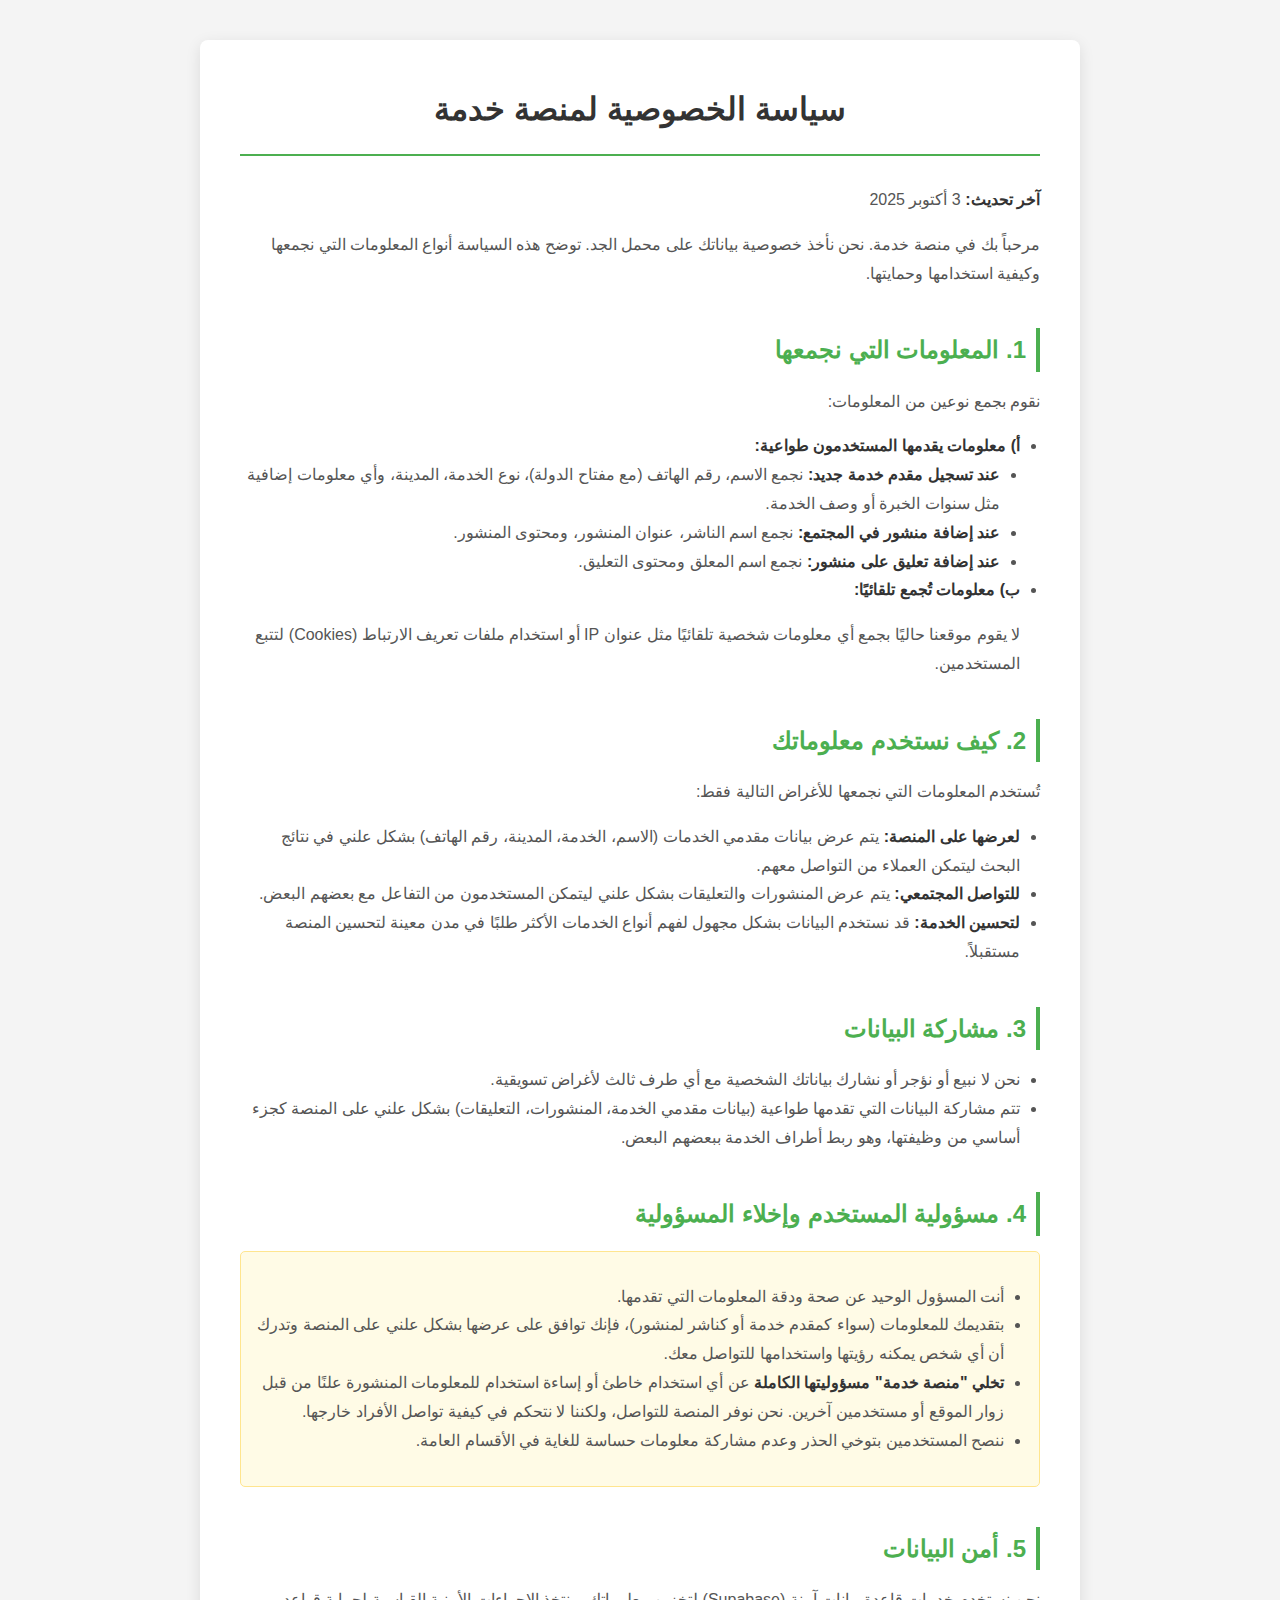
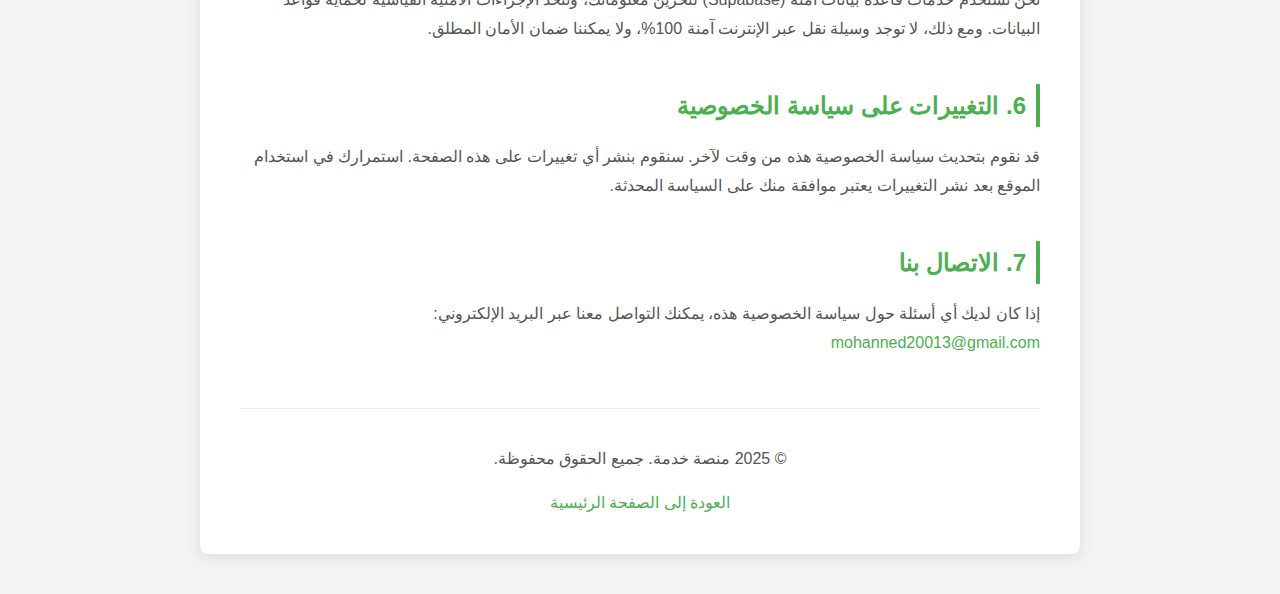
<file: privacy.html>
<!DOCTYPE html>
<html lang="ar" dir="rtl">
<head>
    <meta charset="UTF-8">
    <meta name="viewport" content="width=device-width, initial-scale=1.0">
    <title>سياسة الخصوصية - منصة خدمة</title>
    <link rel="preconnect" href="https://fonts.googleapis.com">
    <link rel="preconnect" href="https://fonts.gstatic.com" crossorigin>
    <link href="https://fonts.googleapis.com/css2?family=Cairo:wght@400;700&display=swap" rel="stylesheet">
    <style>
        :root {
            --primary-color: #4CAF50;
            --dark-color: #333;
            --light-color: #f4f4f4;
        }
        body {
            font-family: 'Cairo', sans-serif;
            line-height: 1.8;
            color: var(--dark-color);
            background-color: var(--light-color);
            margin: 0;
            padding: 0;
        }
        .container {
            max-width: 800px;
            margin: 40px auto;
            padding: 20px 40px;
            background-color: #fff;
            border-radius: 8px;
            box-shadow: 0 4px 15px rgba(0, 0, 0, 0.1);
        }
        h1 {
            color: var(--dark-color);
            text-align: center;
            border-bottom: 2px solid var(--primary-color);
            padding-bottom: 15px;
            margin-bottom: 30px;
        }
        h2 {
            color: var(--primary-color);
            margin-top: 40px;
            margin-bottom: 15px;
            border-right: 4px solid var(--primary-color);
            padding-right: 10px;
        }
        p, li {
            font-size: 1rem;
            color: #555;
        }
        ul {
            list-style-type: disc;
            padding-right: 20px;
        }
        strong {
            color: var(--dark-color);
        }
        .highlight {
            background-color: #fffbe6;
            border: 1px solid #ffe58f;
            padding: 15px;
            border-radius: 5px;
            margin-top: 10px;
        }
        .footer {
            text-align: center;
            margin-top: 50px;
            padding-top: 20px;
            border-top: 1px solid #eee;
            font-size: 0.9rem;
            color: #888;
        }
        a {
            color: var(--primary-color);
            text-decoration: none;
        }
        a:hover {
            text-decoration: underline;
        }
    </style>
</head>
<body>

    <div class="container">
        <h1>سياسة الخصوصية لمنصة خدمة</h1>
        <p><strong>آخر تحديث:</strong> 3 أكتوبر 2025</p>
        <p>مرحباً بك في منصة خدمة. نحن نأخذ خصوصية بياناتك على محمل الجد. توضح هذه السياسة أنواع المعلومات التي نجمعها وكيفية استخدامها وحمايتها.</p>

        <h2>1. المعلومات التي نجمعها</h2>
        <p>نقوم بجمع نوعين من المعلومات:</p>
        <ul>
            <li>
                <strong>أ) معلومات يقدمها المستخدمون طواعية:</strong>
                <ul>
                    <li><strong>عند تسجيل مقدم خدمة جديد:</strong> نجمع الاسم، رقم الهاتف (مع مفتاح الدولة)، نوع الخدمة، المدينة، وأي معلومات إضافية مثل سنوات الخبرة أو وصف الخدمة.</li>
                    <li><strong>عند إضافة منشور في المجتمع:</strong> نجمع اسم الناشر، عنوان المنشور، ومحتوى المنشور.</li>
                    <li><strong>عند إضافة تعليق على منشور:</strong> نجمع اسم المعلق ومحتوى التعليق.</li>
                </ul>
            </li>
            <li>
                <strong>ب) معلومات تُجمع تلقائيًا:</strong>
                <p>لا يقوم موقعنا حاليًا بجمع أي معلومات شخصية تلقائيًا مثل عنوان IP أو استخدام ملفات تعريف الارتباط (Cookies) لتتبع المستخدمين.</p>
            </li>
        </ul>

        <h2>2. كيف نستخدم معلوماتك</h2>
        <p>تُستخدم المعلومات التي نجمعها للأغراض التالية فقط:</p>
        <ul>
            <li><strong>لعرضها على المنصة:</strong> يتم عرض بيانات مقدمي الخدمات (الاسم، الخدمة، المدينة، رقم الهاتف) بشكل علني في نتائج البحث ليتمكن العملاء من التواصل معهم.</li>
            <li><strong>للتواصل المجتمعي:</strong> يتم عرض المنشورات والتعليقات بشكل علني ليتمكن المستخدمون من التفاعل مع بعضهم البعض.</li>
            <li><strong>لتحسين الخدمة:</strong> قد نستخدم البيانات بشكل مجهول لفهم أنواع الخدمات الأكثر طلبًا في مدن معينة لتحسين المنصة مستقبلاً.</li>
        </ul>

        <h2>3. مشاركة البيانات</h2>
        <ul>
            <li>نحن لا نبيع أو نؤجر أو نشارك بياناتك الشخصية مع أي طرف ثالث لأغراض تسويقية.</li>
            <li>تتم مشاركة البيانات التي تقدمها طواعية (بيانات مقدمي الخدمة، المنشورات، التعليقات) بشكل علني على المنصة كجزء أساسي من وظيفتها، وهو ربط أطراف الخدمة ببعضهم البعض.</li>
        </ul>

        <h2>4. مسؤولية المستخدم وإخلاء المسؤولية</h2>
        <div class="highlight">
            <ul>
                <li>أنت المسؤول الوحيد عن صحة ودقة المعلومات التي تقدمها.</li>
                <li>بتقديمك للمعلومات (سواء كمقدم خدمة أو كناشر لمنشور)، فإنك توافق على عرضها بشكل علني على المنصة وتدرك أن أي شخص يمكنه رؤيتها واستخدامها للتواصل معك.</li>
                <li><strong>تخلي "منصة خدمة" مسؤوليتها الكاملة</strong> عن أي استخدام خاطئ أو إساءة استخدام للمعلومات المنشورة علنًا من قبل زوار الموقع أو مستخدمين آخرين. نحن نوفر المنصة للتواصل، ولكننا لا نتحكم في كيفية تواصل الأفراد خارجها.</li>
                <li>ننصح المستخدمين بتوخي الحذر وعدم مشاركة معلومات حساسة للغاية في الأقسام العامة.</li>
            </ul>
        </div>

        <h2>5. أمن البيانات</h2>
        <p>نحن نستخدم خدمات قاعدة بيانات آمنة (Supabase) لتخزين معلوماتك، ونتخذ الإجراءات الأمنية القياسية لحماية قواعد البيانات. ومع ذلك، لا توجد وسيلة نقل عبر الإنترنت آمنة 100%، ولا يمكننا ضمان الأمان المطلق.</p>

        <h2>6. التغييرات على سياسة الخصوصية</h2>
        <p>قد نقوم بتحديث سياسة الخصوصية هذه من وقت لآخر. سنقوم بنشر أي تغييرات على هذه الصفحة. استمرارك في استخدام الموقع بعد نشر التغييرات يعتبر موافقة منك على السياسة المحدثة.</p>

        <h2>7. الاتصال بنا</h2>
        <p>إذا كان لديك أي أسئلة حول سياسة الخصوصية هذه، يمكنك التواصل معنا عبر البريد الإلكتروني: <a href="mailto:mohanned20013@gmail.com">mohanned20013@gmail.com</a></p>

        <div class="footer">
            <p>&copy; 2025 منصة خدمة. جميع الحقوق محفوظة.</p>
            <p><a href="index.html">العودة إلى الصفحة الرئيسية</a></p>
        </div>
    </div>

</body>
</html>
</file>
